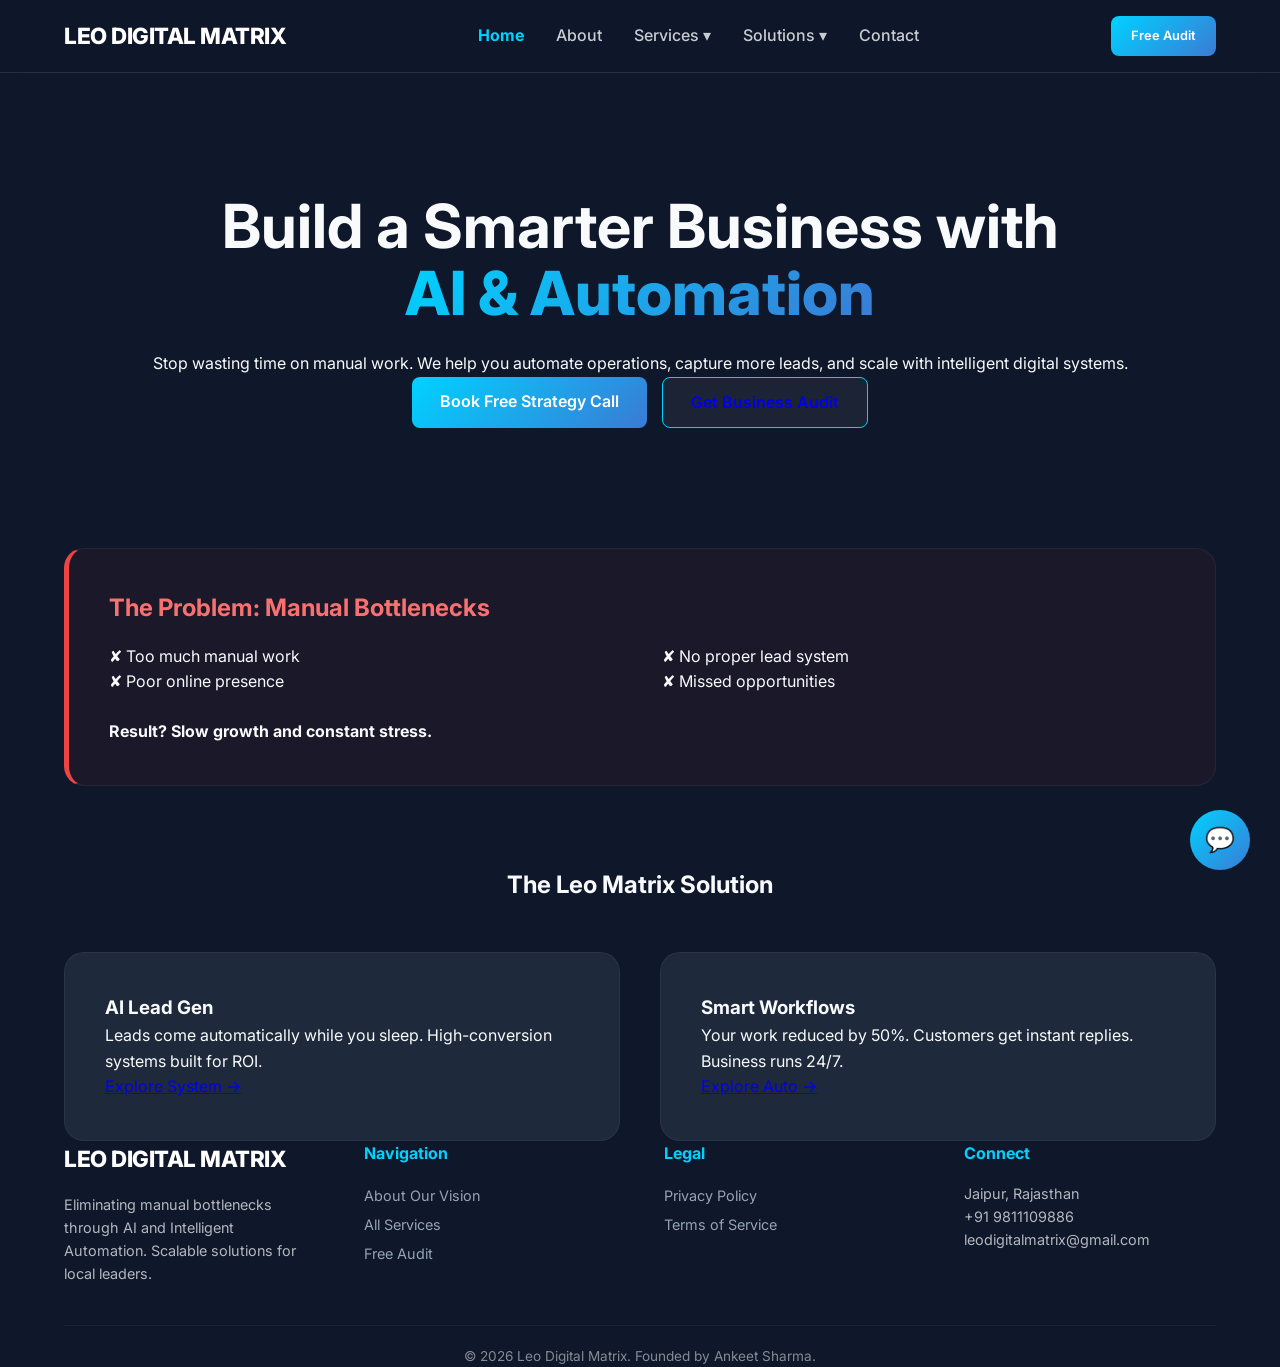
<file: index.html>
<!DOCTYPE html>
<html lang="en">
<head>
    <meta charset="UTF-8">
    <meta name="viewport" content="width=device-width, initial-scale=1.0">
    <title>Leo Digital Matrix | Build a Smarter Business</title>
    <link rel="stylesheet" href="/style.css">
    <link href="https://fonts.googleapis.com/css2?family=Inter:wght@400;600;700;800&display=swap" rel="stylesheet">
</head>
<body>
    <header id="header-placeholder"></header>
    <main>
        <section class="hero container">
            <h1>Build a Smarter Business with <br><span class="text-gradient">AI & Automation</span></h1>
            <p>Stop wasting time on manual work. We help you automate operations, capture more leads, and scale with intelligent digital systems.</p>
            <div style="display: flex; gap: 15px; justify-content: center; flex-wrap: wrap;">
                <a href="/contact.html" class="btn btn-primary">Book Free Strategy Call</a>
                <a href="/contact.html" class="btn" style="background: rgba(255,255,255,0.05); border: 1px solid var(--primary);">Get Business Audit</a>
            </div>
        </section>

        <section class="container">
            <div class="card" style="border-left: 5px solid #ef4444; background: rgba(239, 68, 68, 0.05);">
                <h2 style="color: #f87171; margin-bottom: 1rem;">The Problem: Manual Bottlenecks</h2>
                <div class="grid">
                    <p>✘ Too much manual work<br>✘ Poor online presence</p>
                    <p>✘ No proper lead system<br>✘ Missed opportunities</p>
                </div>
                <p style="margin-top: 1.5rem; font-weight: 700;">Result? Slow growth and constant stress.</p>
            </div>
        </section>

        <section class="container" style="margin-top: 80px;">
            <h2 style="text-align: center; margin-bottom: 3rem;">The Leo Matrix Solution</h2>
            <div class="grid">
                <div class="card">
                    <h3>AI Lead Gen</h3>
                    <p>Leads come automatically while you sleep. High-conversion systems built for ROI.</p>
                    <a href="/services/ai-services.html">Explore System →</a>
                </div>
                <div class="card">
                    <h3>Smart Workflows</h3>
                    <p>Your work reduced by 50%. Customers get instant replies. Business runs 24/7.</p>
                    <a href="/services/automation.html">Explore Auto →</a>
                </div>
            </div>
        </section>
    </main>
    <footer id="footer-placeholder"></footer>
    <div id="chatbot-placeholder"></div>
    <script src="/script.js"></script>
</body>
</html>
</file>
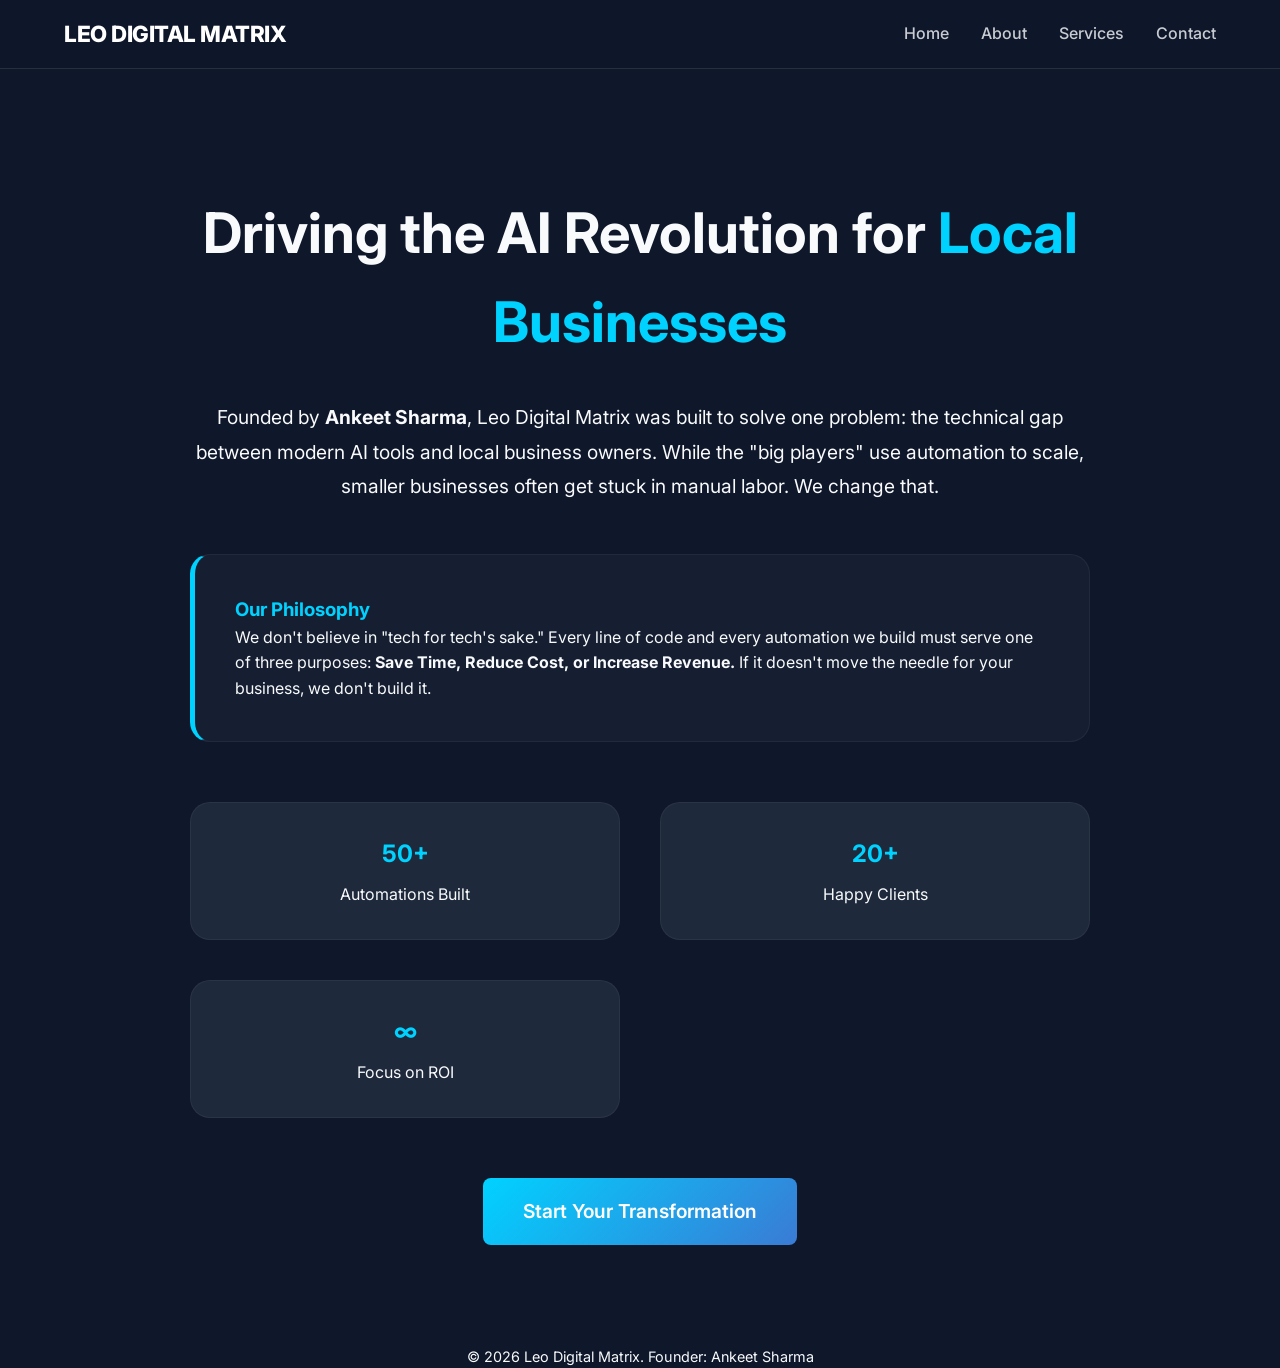
<file: about.html>
<!DOCTYPE html>
<html lang="en">
<head>
    <meta charset="UTF-8">
    <meta name="viewport" content="width=device-width, initial-scale=1.0">
    <title>About | Leo Digital Matrix - Ankeet Sharma</title>
    <link rel="stylesheet" href="style.css">
    <link href="https://fonts.googleapis.com/css2?family=Inter:wght@400;600;700;800&display=swap" rel="stylesheet">
</head>
<body>
<header>
    <div class="container">
        <nav>
            <a href="index.html" class="logo">LEO DIGITAL MATRIX</a>
            <ul class="nav-links">
                <li><a href="index.html">Home</a></li>
                <li><a href="about.html">About</a></li>
                <li><a href="services.html">Services</a></li>
                <li><a href="contact.html">Contact</a></li>
            </ul>
        </nav>
    </div>
</header>

<section class="container" style="padding-top: 120px;">
    <div style="max-width: 900px; margin: 0 auto; text-align: center;">
        <h1 style="font-size: 3.5rem; margin-bottom: 2rem;">Driving the AI Revolution for <span style="color: var(--primary)">Local Businesses</span></h1>
        <p style="font-size: 1.2rem; line-height: 1.8;">Founded by <strong>Ankeet Sharma</strong>, Leo Digital Matrix was built to solve one problem: the technical gap between modern AI tools and local business owners. While the "big players" use automation to scale, smaller businesses often get stuck in manual labor. We change that.</p>
        
        <div class="card" style="text-align: left; margin-top: 50px; border-left: 5px solid var(--primary); background: rgba(30, 41, 59, 0.5);">
            <h3 style="color: var(--primary);">Our Philosophy</h3>
            <p>We don't believe in "tech for tech's sake." Every line of code and every automation we build must serve one of three purposes: <strong>Save Time, Reduce Cost, or Increase Revenue.</strong> If it doesn't move the needle for your business, we don't build it.</p>
        </div>

        <div class="grid" style="margin-top: 60px;">
            <div class="card" style="padding: 2rem;">
                <h2 style="color: var(--primary); margin-bottom: 0.5rem;">50+</h2>
                <p style="margin-bottom: 0;">Automations Built</p>
            </div>
            <div class="card" style="padding: 2rem;">
                <h2 style="color: var(--primary); margin-bottom: 0.5rem;">20+</h2>
                <p style="margin-bottom: 0;">Happy Clients</p>
            </div>
            <div class="card" style="padding: 2rem;">
                <h2 style="color: var(--primary); margin-bottom: 0.5rem;">∞</h2>
                <p style="margin-bottom: 0;">Focus on ROI</p>
            </div>
        </div>

        <div style="margin-top: 60px;">
            <a href="contact.html" class="btn btn-primary" style="font-size: 1.2rem; padding: 18px 40px;">Start Your Transformation</a>
        </div>
    </div>
</section>

<footer style="margin-top: 100px;">
    <div class="container" style="text-align: center;">
        <p style="font-size: 0.9rem;">&copy; 2026 Leo Digital Matrix. Founder: Ankeet Sharma</p>
    </div>
</footer>

<script src="script.js"></script>
</body>
</html>
</file>
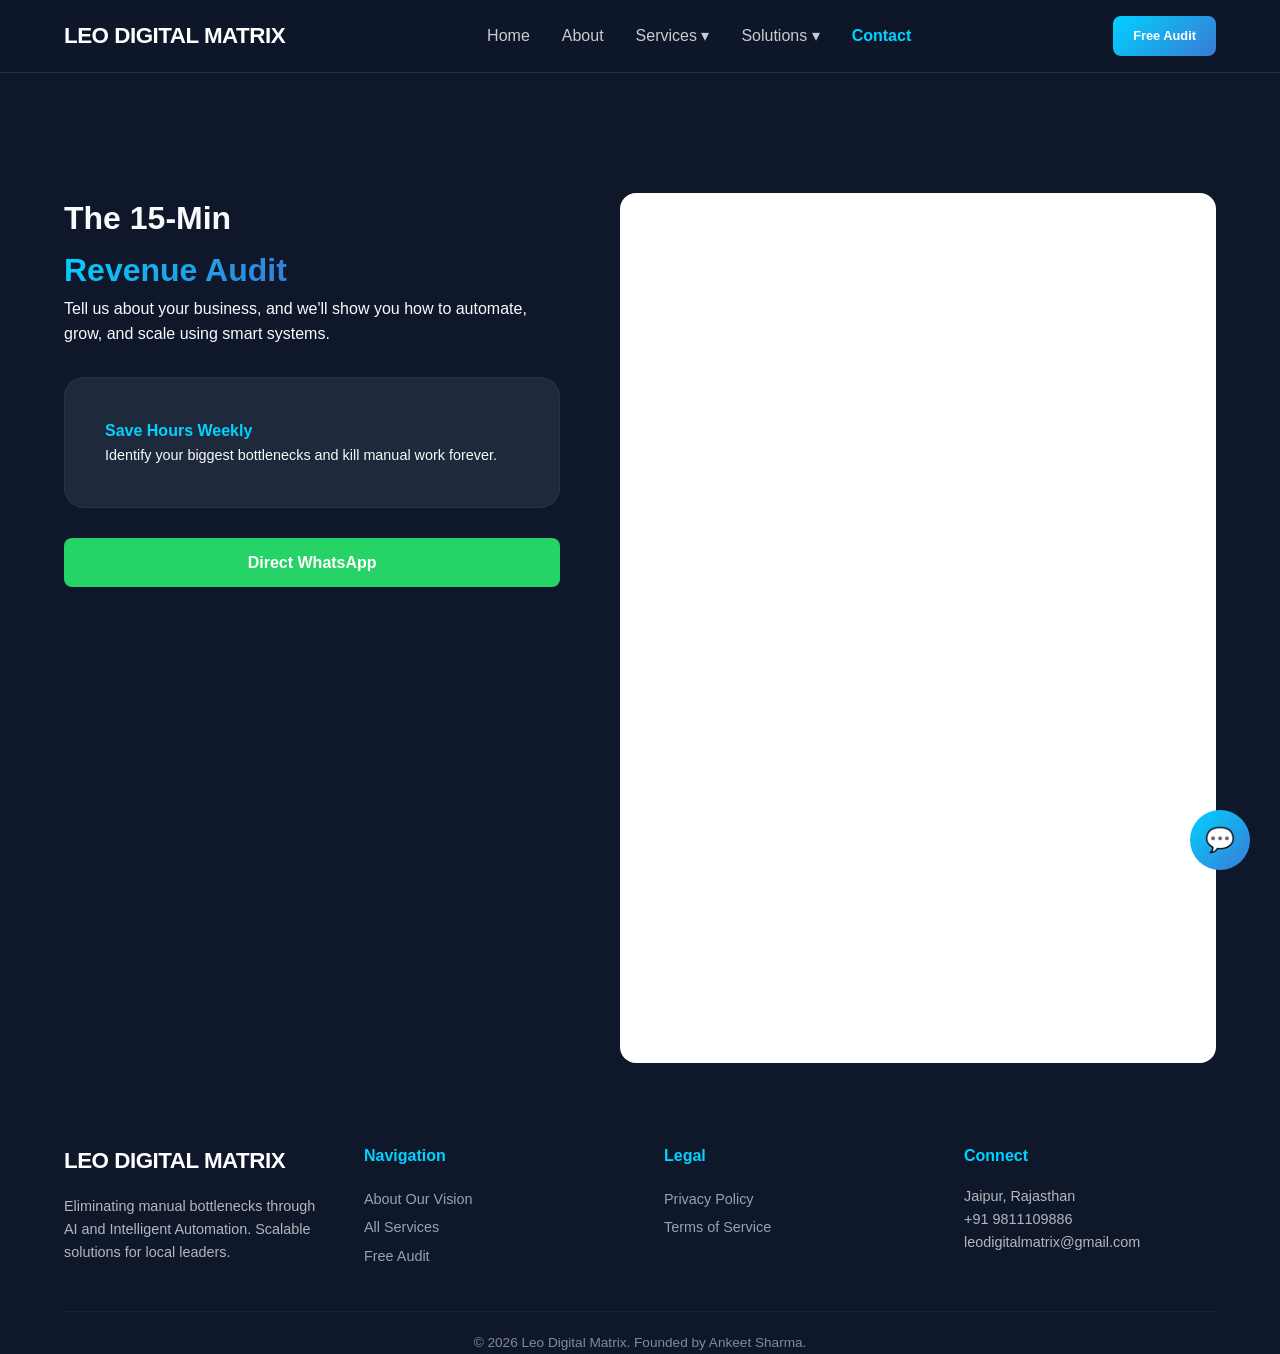
<file: contact.html>
<!DOCTYPE html>
<html lang="en">
<head>
    <meta charset="UTF-8">
    <title>Free Strategy Call | Leo Digital Matrix</title>
    <link rel="stylesheet" href="/style.css">
</head>
<body>
    <header id="header-placeholder"></header>
    <main class="container" style="padding: 120px 24px 80px;">
        <div class="grid" style="grid-template-columns: 1fr 1.2fr; gap: 60px; align-items: start;">
            <div>
                <h1>The 15-Min <br><span class="text-gradient">Revenue Audit</span></h1>
                <p>Tell us about your business, and we'll show you how to automate, grow, and scale using smart systems.</p>
                <div class="card" style="margin-top: 30px;">
                    <h4 style="color: var(--primary);">Save Hours Weekly</h4>
                    <p style="font-size: 0.9rem;">Identify your biggest bottlenecks and kill manual work forever.</p>
                </div>
                <a href="https://wa.me/919811109886" class="btn btn-whatsapp" style="width: 100%; margin-top: 30px;">Direct WhatsApp</a>
            </div>
            <div class="card" style="padding: 5px; background: white; border-radius: 16px; overflow: hidden;">
                <iframe src="https://docs.google.com/forms/d/e/1FAIpQLSezVmrHeF284oVszpIIBINaAyDq_wRXcfIoGy0PEskEuJV42Q/viewform?embedded=true" width="100%" height="850" frameborder="0">Loading…</iframe>
            </div>
        </div>
    </main>
    <footer id="footer-placeholder"></footer>
    <div id="chatbot-placeholder"></div>
    <script src="/script.js"></script>
</body>
</html>
</file>
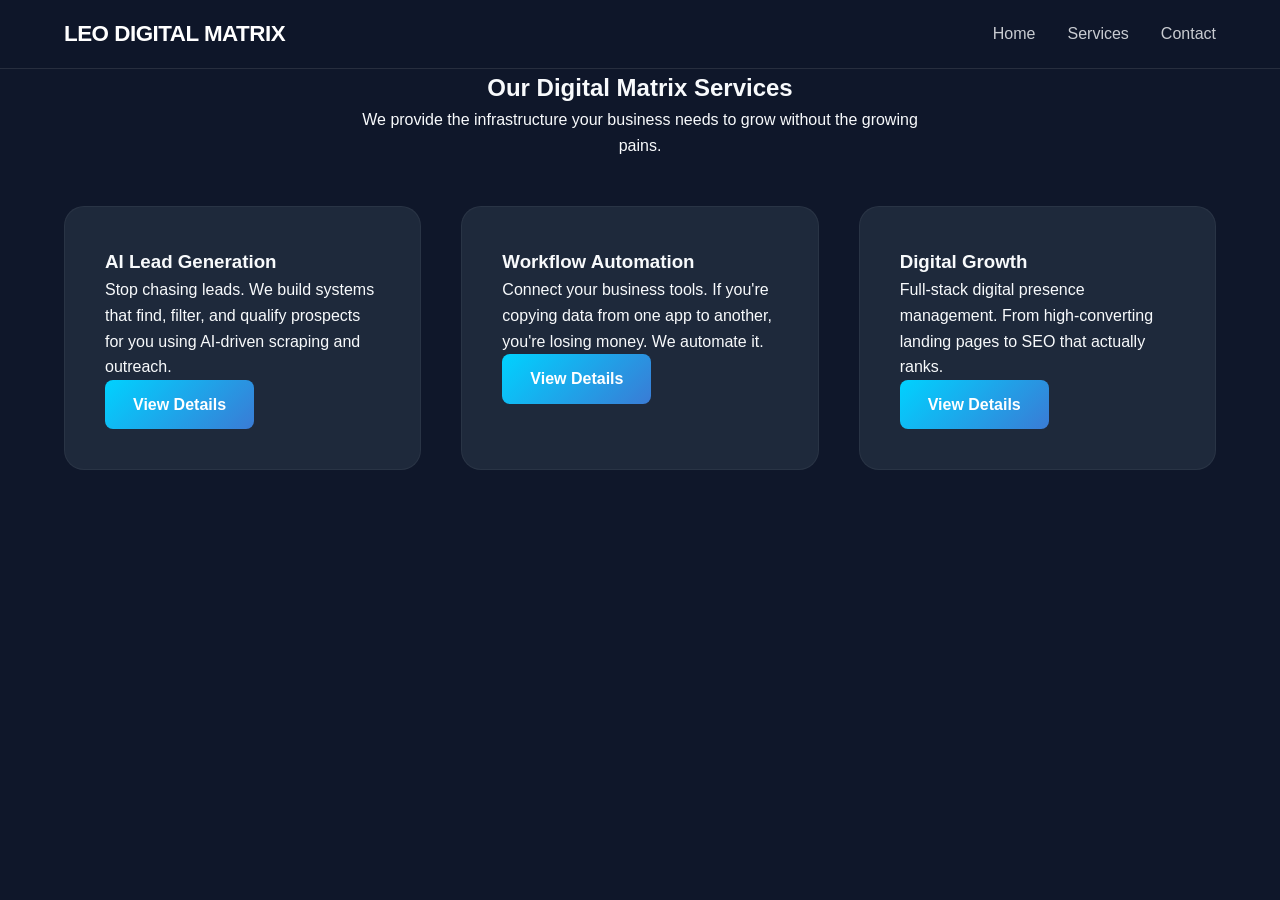
<file: service.html>
<!DOCTYPE html>
<html lang="en">
<head>
    <meta charset="UTF-8">
    <meta name="viewport" content="width=device-width, initial-scale=1.0">
    <title>Services | Leo Digital Matrix</title>
    <link rel="stylesheet" href="style.css">
</head>
<body>
<header><div class="container"><nav><a href="index.html" class="logo">LEO DIGITAL MATRIX</a><ul class="nav-links"><li><a href="index.html">Home</a></li><li><a href="services.html">Services</a></li><li><a href="contact.html">Contact</a></li></ul></nav></div></header>
<section class="container">
    <h1 style="text-align: center;">Our Digital Matrix Services</h1>
    <p style="text-align: center; max-width: 600px; margin: 0 auto 3rem;">We provide the infrastructure your business needs to grow without the growing pains.</p>
    <div class="grid">
        <div class="card">
            <h3>AI Lead Generation</h3>
            <p>Stop chasing leads. We build systems that find, filter, and qualify prospects for you using AI-driven scraping and outreach.</p>
            <a href="services/ai-services.html" class="btn btn-primary">View Details</a>
        </div>
        <div class="card">
            <h3>Workflow Automation</h3>
            <p>Connect your business tools. If you're copying data from one app to another, you're losing money. We automate it.</p>
            <a href="services/automation.html" class="btn btn-primary">View Details</a>
        </div>
        <div class="card">
            <h3>Digital Growth</h3>
            <p>Full-stack digital presence management. From high-converting landing pages to SEO that actually ranks.</p>
            <a href="services/digital-growth.html" class="btn btn-primary">View Details</a>
        </div>
    </div>
</section>
</body>
</html>
</file>
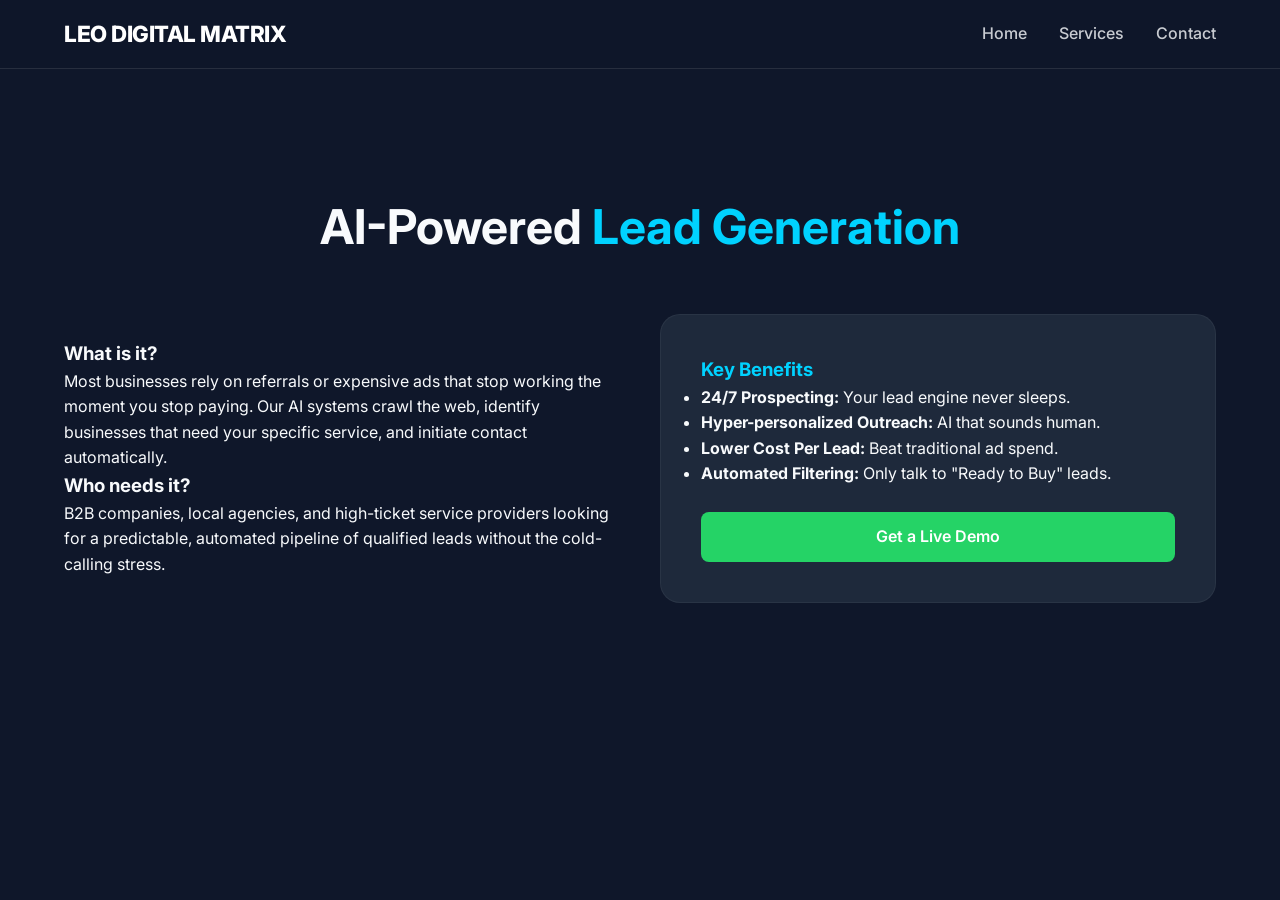
<file: services/ai-services.html>
<!DOCTYPE html>
<html lang="en">
<head>
    <meta charset="UTF-8">
    <meta name="viewport" content="width=device-width, initial-scale=1.0">
    <title>AI Services | Leo Digital Matrix</title>
    <link rel="stylesheet" href="../style.css">
    <link href="https://fonts.googleapis.com/css2?family=Inter:wght@400;600;700;800&display=swap" rel="stylesheet">
</head>
<body>
<header>
    <div class="container">
        <nav>
            <a href="../index.html" class="logo">LEO DIGITAL MATRIX</a>
            <ul class="nav-links">
                <li><a href="../index.html">Home</a></li>
                <li><a href="../services.html">Services</a></li>
                <li><a href="../contact.html">Contact</a></li>
            </ul>
        </nav>
    </div>
</header>

<section class="container" style="padding-top: 120px;">
    <h1 style="font-size: 3rem; text-align: center; margin-bottom: 3rem;">AI-Powered <span style="color: var(--primary)">Lead Generation</span></h1>
    <div class="grid" style="align-items: center;">
        <div>
            <h3>What is it?</h3>
            <p>Most businesses rely on referrals or expensive ads that stop working the moment you stop paying. Our AI systems crawl the web, identify businesses that need your specific service, and initiate contact automatically.</p>
            <h3>Who needs it?</h3>
            <p>B2B companies, local agencies, and high-ticket service providers looking for a predictable, automated pipeline of qualified leads without the cold-calling stress.</p>
        </div>
        <div class="card">
            <h3 style="color: var(--primary);">Key Benefits</h3>
            <ul>
                <li><strong>24/7 Prospecting:</strong> Your lead engine never sleeps.</li>
                <li><strong>Hyper-personalized Outreach:</strong> AI that sounds human.</li>
                <li><strong>Lower Cost Per Lead:</strong> Beat traditional ad spend.</li>
                <li><strong>Automated Filtering:</strong> Only talk to "Ready to Buy" leads.</li>
            </ul>
            <a href="https://wa.me/919811109886" class="btn btn-whatsapp" style="margin-top: 25px; width: 100%;">Get a Live Demo</a>
        </div>
    </div>
</section>

<script src="../script.js"></script>
</body>
</html>
</file>
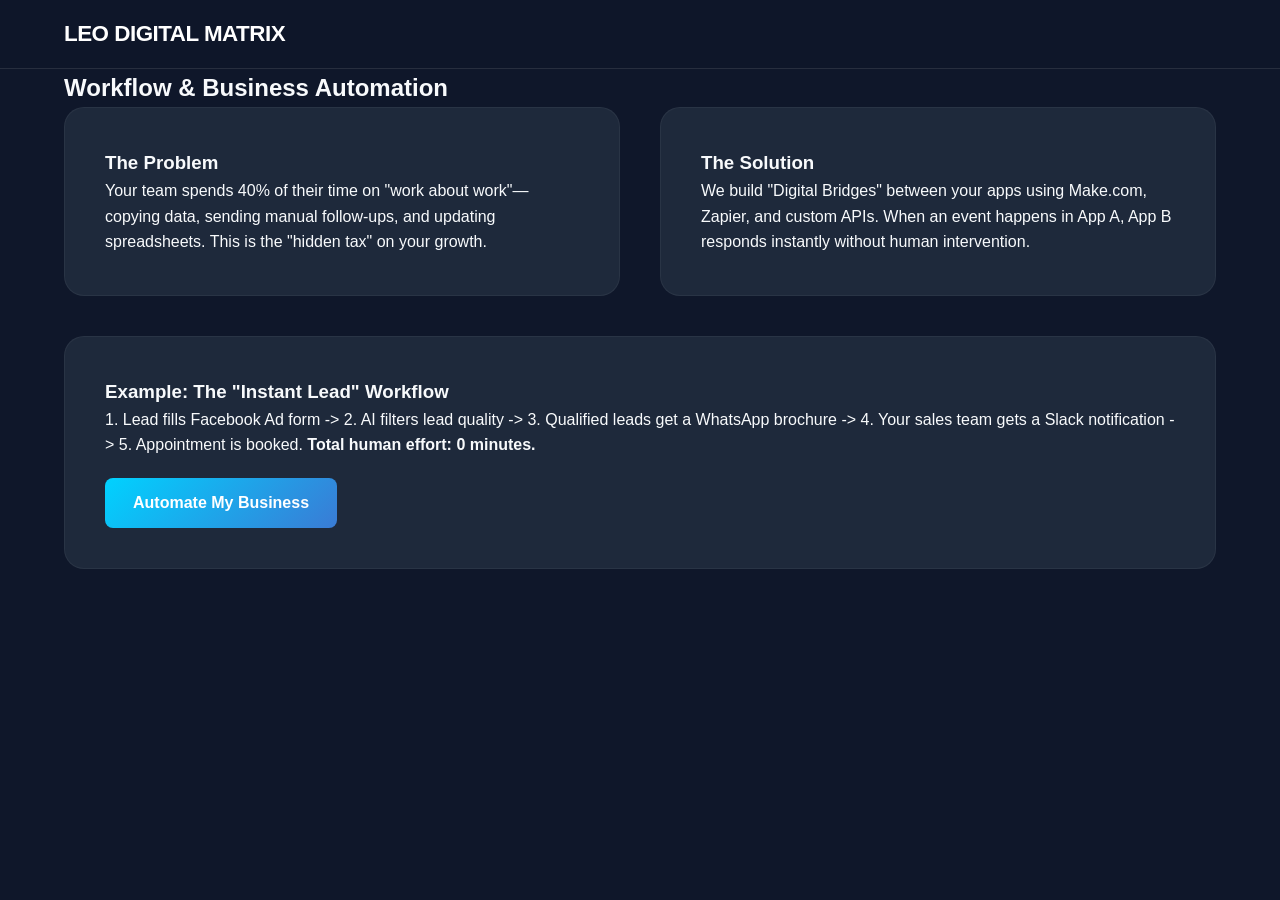
<file: services/automation.html>
<!DOCTYPE html>
<html lang="en">
<head>
    <meta charset="UTF-8">
    <meta name="viewport" content="width=device-width, initial-scale=1.0">
    <title>Business Automation | Leo Digital Matrix</title>
    <link rel="stylesheet" href="../style.css">
</head>
<body>
<header><div class="container"><nav><a href="../index.html" class="logo">LEO DIGITAL MATRIX</a></nav></div></header>
<section class="container">
    <h1>Workflow & Business Automation</h1>
    <div class="grid">
        <div class="card">
            <h3>The Problem</h3>
            <p>Your team spends 40% of their time on "work about work"—copying data, sending manual follow-ups, and updating spreadsheets. This is the "hidden tax" on your growth.</p>
        </div>
        <div class="card">
            <h3>The Solution</h3>
            <p>We build "Digital Bridges" between your apps using Make.com, Zapier, and custom APIs. When an event happens in App A, App B responds instantly without human intervention.</p>
        </div>
    </div>
    <div class="card" style="margin-top: 40px;">
        <h3>Example: The "Instant Lead" Workflow</h3>
        <p>1. Lead fills Facebook Ad form -> 2. AI filters lead quality -> 3. Qualified leads get a WhatsApp brochure -> 4. Your sales team gets a Slack notification -> 5. Appointment is booked. <strong>Total human effort: 0 minutes.</strong></p>
        <a href="https://wa.me/919811109886" class="btn btn-primary" style="margin-top:20px;">Automate My Business</a>
    </div>
</section>
</body>
</html>
</file>
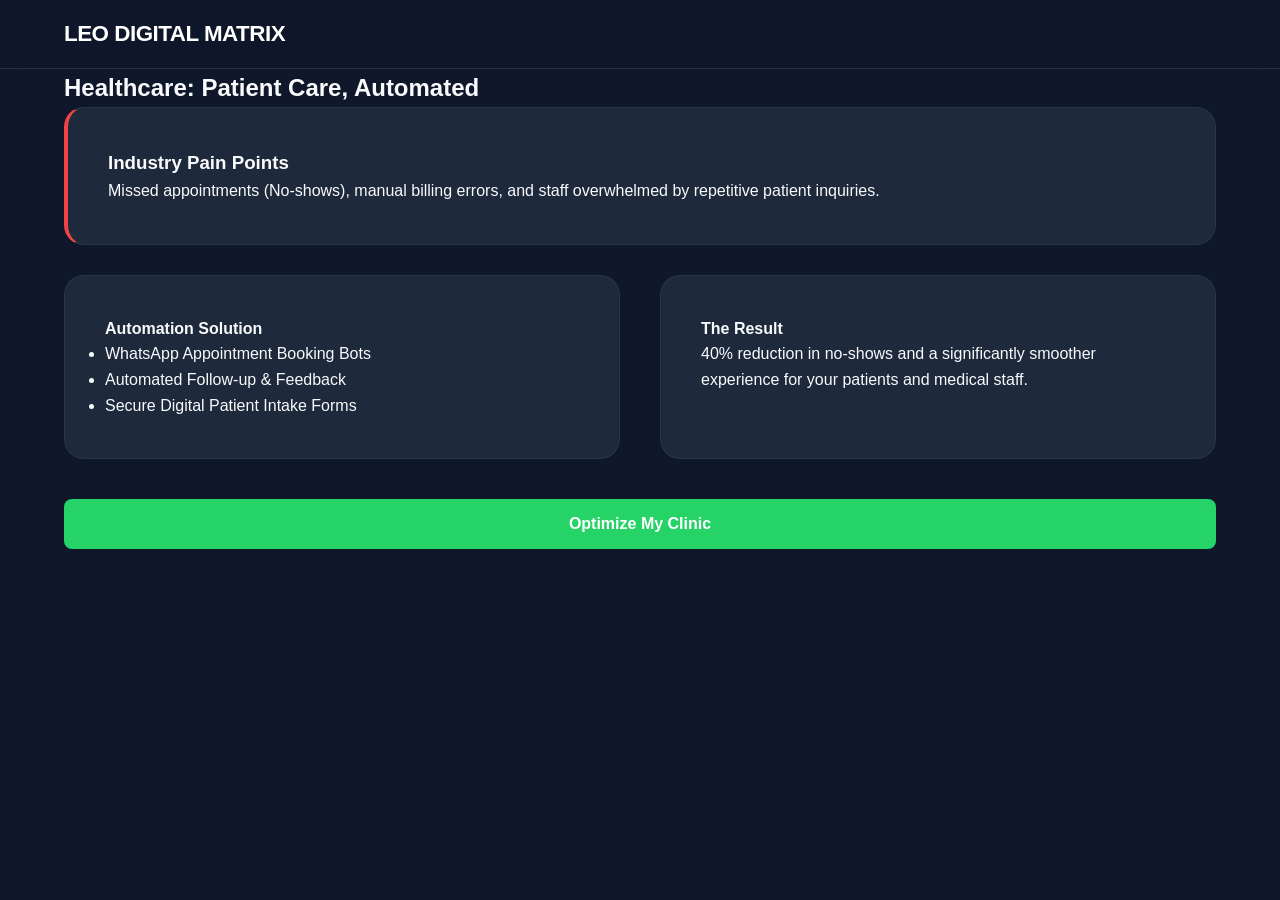
<file: solutions/healthcare.html>
<!DOCTYPE html>
<html lang="en">
<head>
    <meta charset="UTF-8"><title>Healthcare Solutions | Leo Digital Matrix</title><link rel="stylesheet" href="../style.css">
</head>
<body>
<header><div class="container"><nav><a href="../index.html" class="logo">LEO DIGITAL MATRIX</a></nav></div></header>
<section class="container">
    <h1>Healthcare: Patient Care, Automated</h1>
    <div class="card" style="border-left: 4px solid #ef4444;">
        <h3>Industry Pain Points</h3>
        <p>Missed appointments (No-shows), manual billing errors, and staff overwhelmed by repetitive patient inquiries.</p>
    </div>
    <div class="grid" style="margin-top: 30px;">
        <div class="card">
            <h4>Automation Solution</h4>
            <ul>
                <li>WhatsApp Appointment Booking Bots</li>
                <li>Automated Follow-up & Feedback</li>
                <li>Secure Digital Patient Intake Forms</li>
            </ul>
        </div>
        <div class="card">
            <h4>The Result</h4>
            <p>40% reduction in no-shows and a significantly smoother experience for your patients and medical staff.</p>
        </div>
    </div>
    <div style="text-align: center; margin-top: 40px;"><a href="https://wa.me/919811109886" class="btn btn-whatsapp">Optimize My Clinic</a></div>
</section>
</body>
</html>
</file>
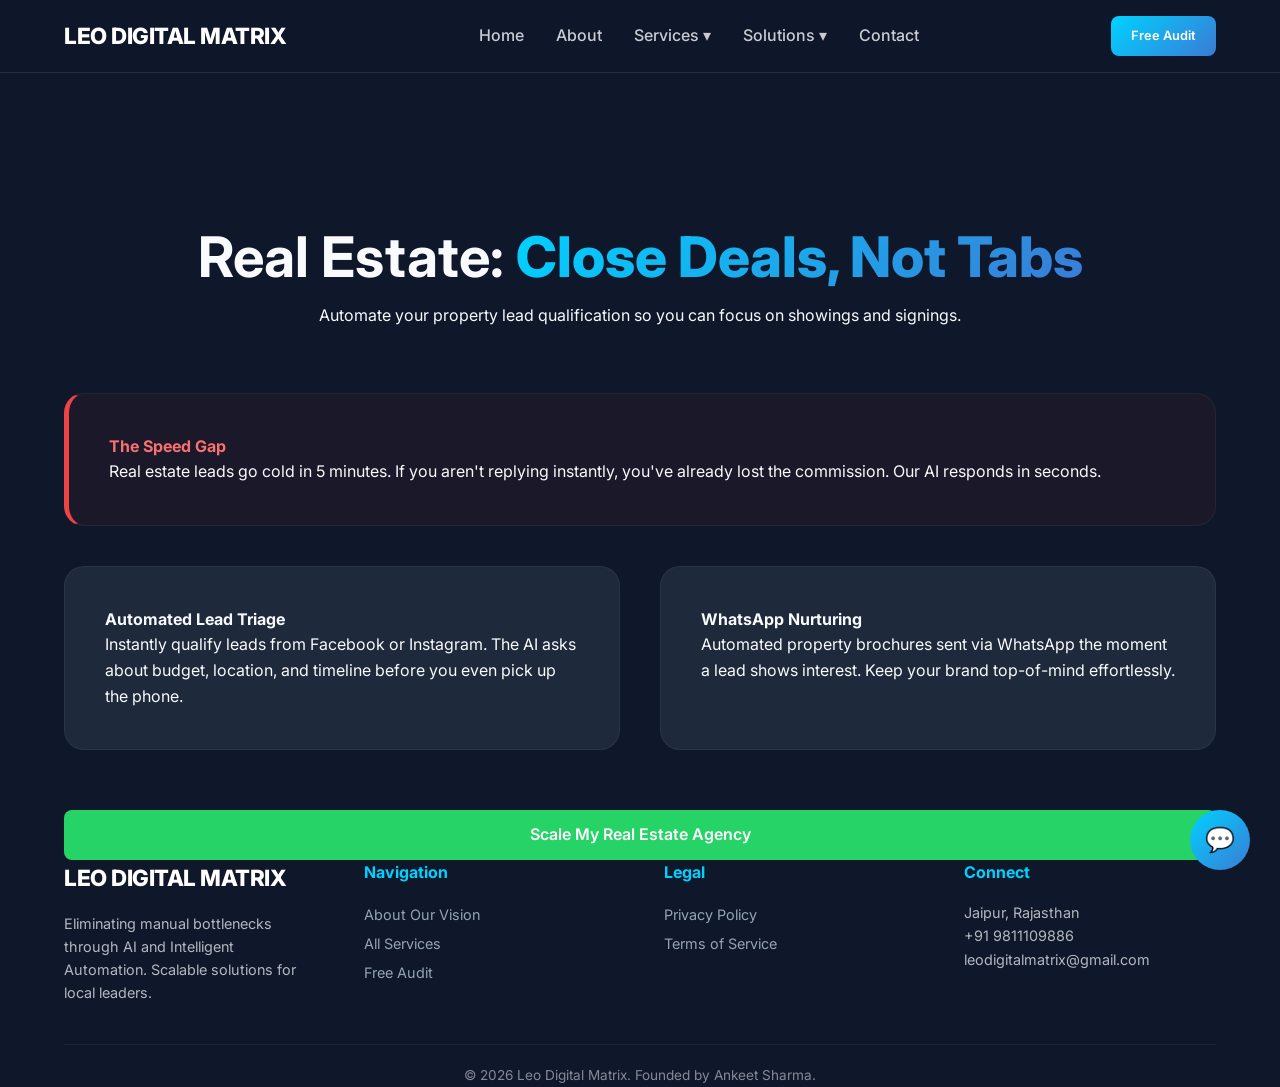
<file: solutions/real-estate.html>
<!DOCTYPE html>
<html lang="en">
<head>
    <meta charset="UTF-8">
    <meta name="viewport" content="width=device-width, initial-scale=1.0">
    <title>Real Estate Automation | Leo Digital Matrix</title>
    <link rel="stylesheet" href="/style.css">
    <link href="https://fonts.googleapis.com/css2?family=Inter:wght@400;600;700;800&display=swap" rel="stylesheet">
</head>
<body>

    <header id="header-placeholder"></header>

    <main class="container" style="padding-top: 140px;">
        <div style="text-align: center; margin-bottom: 4rem;">
            <h1 style="font-size: 3.5rem;">Real Estate: <span class="text-gradient">Close Deals, Not Tabs</span></h1>
            <p>Automate your property lead qualification so you can focus on showings and signings.</p>
        </div>

        <div class="card" style="border-left: 5px solid #ef4444; background: rgba(239, 68, 68, 0.05); margin-bottom: 40px;">
            <h4 style="color: #f87171;">The Speed Gap</h4>
            <p>Real estate leads go cold in 5 minutes. If you aren't replying instantly, you've already lost the commission. Our AI responds in seconds.</p>
        </div>

        <div class="grid">
            <div class="card">
                <h4>Automated Lead Triage</h4>
                <p>Instantly qualify leads from Facebook or Instagram. The AI asks about budget, location, and timeline before you even pick up the phone.</p>
            </div>
            <div class="card">
                <h4>WhatsApp Nurturing</h4>
                <p>Automated property brochures sent via WhatsApp the moment a lead shows interest. Keep your brand top-of-mind effortlessly.</p>
            </div>
        </div>

        <div style="text-align: center; margin-top: 60px;">
            <a href="https://wa.me/919811109886" class="btn btn-whatsapp">Scale My Real Estate Agency</a>
        </div>
    </main>

    <footer id="footer-placeholder"></footer>
    <div id="chatbot-placeholder"></div>

    <script src="/script.js"></script>
</body>
</html>
</file>
<file: style.css>
:root {
    --primary: #00d2ff;
    --secondary: #3a7bd5;
    --dark: #0f172a;
    --card-bg: #1e293b;
    --glass: rgba(15, 23, 42, 0.85);
    --text: #f8fafc;
    --text-dim: #94a3b8;
    --accent: #10b981;
    --gradient: linear-gradient(135deg, #00d2ff 0%, #3a7bd5 100%);
}

* { margin: 0; padding: 0; box-sizing: border-box; font-family: 'Inter', sans-serif; }
html { scroll-behavior: smooth; }
body { background: var(--dark); color: var(--text); line-height: 1.6; overflow-x: hidden; }
.container { max-width: 1200px; margin: 0 auto; padding: 0 24px; }
.text-gradient { background: var(--gradient); -webkit-background-clip: text; -webkit-text-fill-color: transparent; font-weight: 800; }

header { background: var(--glass); backdrop-filter: blur(12px); padding: 1rem 0; position: sticky; top: 0; z-index: 1000; border-bottom: 1px solid rgba(255,255,255,0.1); }
nav { display: flex; justify-content: space-between; align-items: center; }
.logo { font-size: 1.4rem; font-weight: 800; text-decoration: none; color: white; letter-spacing: -0.5px; }
.nav-links { display: flex; gap: 2rem; list-style: none; align-items: center; }
.nav-links a { text-decoration: none; color: var(--text); font-weight: 500; opacity: 0.8; transition: 0.3s; }
.nav-links a:hover { opacity: 1; color: var(--primary); }

.dropdown { position: relative; }
.dropdown-menu { position: absolute; top: 100%; left: 0; background: var(--card-bg); display: none; min-width: 220px; padding: 12px; border-radius: 12px; border: 1px solid rgba(255,255,255,0.1); box-shadow: 0 10px 30px rgba(0,0,0,0.5); }
.dropdown:hover .dropdown-menu { display: block; }
.dropdown-menu a { font-size: 0.9rem; display: block; padding: 8px; text-decoration: none; color: var(--text-dim); }
.dropdown-menu a:hover { color: var(--primary); background: rgba(255,255,255,0.05); border-radius: 6px; }

.btn { padding: 12px 28px; border-radius: 8px; text-decoration: none; font-weight: 600; transition: 0.3s; display: inline-block; border: none; cursor: pointer; }
.btn-primary { background: var(--gradient); color: white; }
.btn-primary:hover { transform: translateY(-3px); box-shadow: 0 10px 20px rgba(0, 210, 255, 0.4); }
.btn-whatsapp { background: #25d366; color: white; display: flex; align-items: center; justify-content: center; gap: 10px; }

.grid { display: grid; grid-template-columns: repeat(auto-fit, minmax(320px, 1fr)); gap: 2.5rem; }
.card { background: var(--card-bg); padding: 2.5rem; border-radius: 20px; border: 1px solid rgba(255,255,255,0.05); transition: 0.4s; }
.card:hover { transform: translateY(-10px); border-color: var(--primary); }
.hero { text-align: center; padding: 120px 0; }
.hero h1 { font-size: 3.8rem; margin-bottom: 1.5rem; line-height: 1.1; }

#chatbot-trigger { position: fixed; bottom: 30px; right: 30px; width: 60px; height: 60px; background: var(--gradient); border-radius: 50%; display: flex; align-items: center; justify-content: center; cursor: pointer; z-index: 2000; font-size: 1.5rem; }
#chat-window { position: fixed; bottom: 100px; right: 30px; width: 350px; background: var(--glass); backdrop-filter: blur(15px); border-radius: 16px; display: none; flex-direction: column; border: 1px solid rgba(255,255,255,0.1); z-index: 2000; height: 450px; overflow: hidden; }
.chat-header { background: var(--gradient); padding: 15px; font-weight: bold; }
.chat-body { padding: 15px; flex: 1; overflow-y: auto; display: flex; flex-direction: column; gap: 10px; }
.chat-msg { padding: 10px; border-radius: 10px; font-size: 0.85rem; max-width: 85%; }
.msg-bot { background: #334155; align-self: flex-start; }
.chat-footer { padding: 10px; border-top: 1px solid rgba(255,255,255,0.1); display: flex; gap: 5px; flex-wrap: wrap; }
.chat-btn { background: rgba(255,255,255,0.1); border: 1px solid rgba(255,255,255,0.1); color: white; padding: 5px 10px; border-radius: 5px; font-size: 0.7rem; cursor: pointer; }

@media (max-width: 768px) { .nav-links { display: none; } .hero h1 { font-size: 2.6rem; } .grid { grid-template-columns: 1fr; } }
</file>
